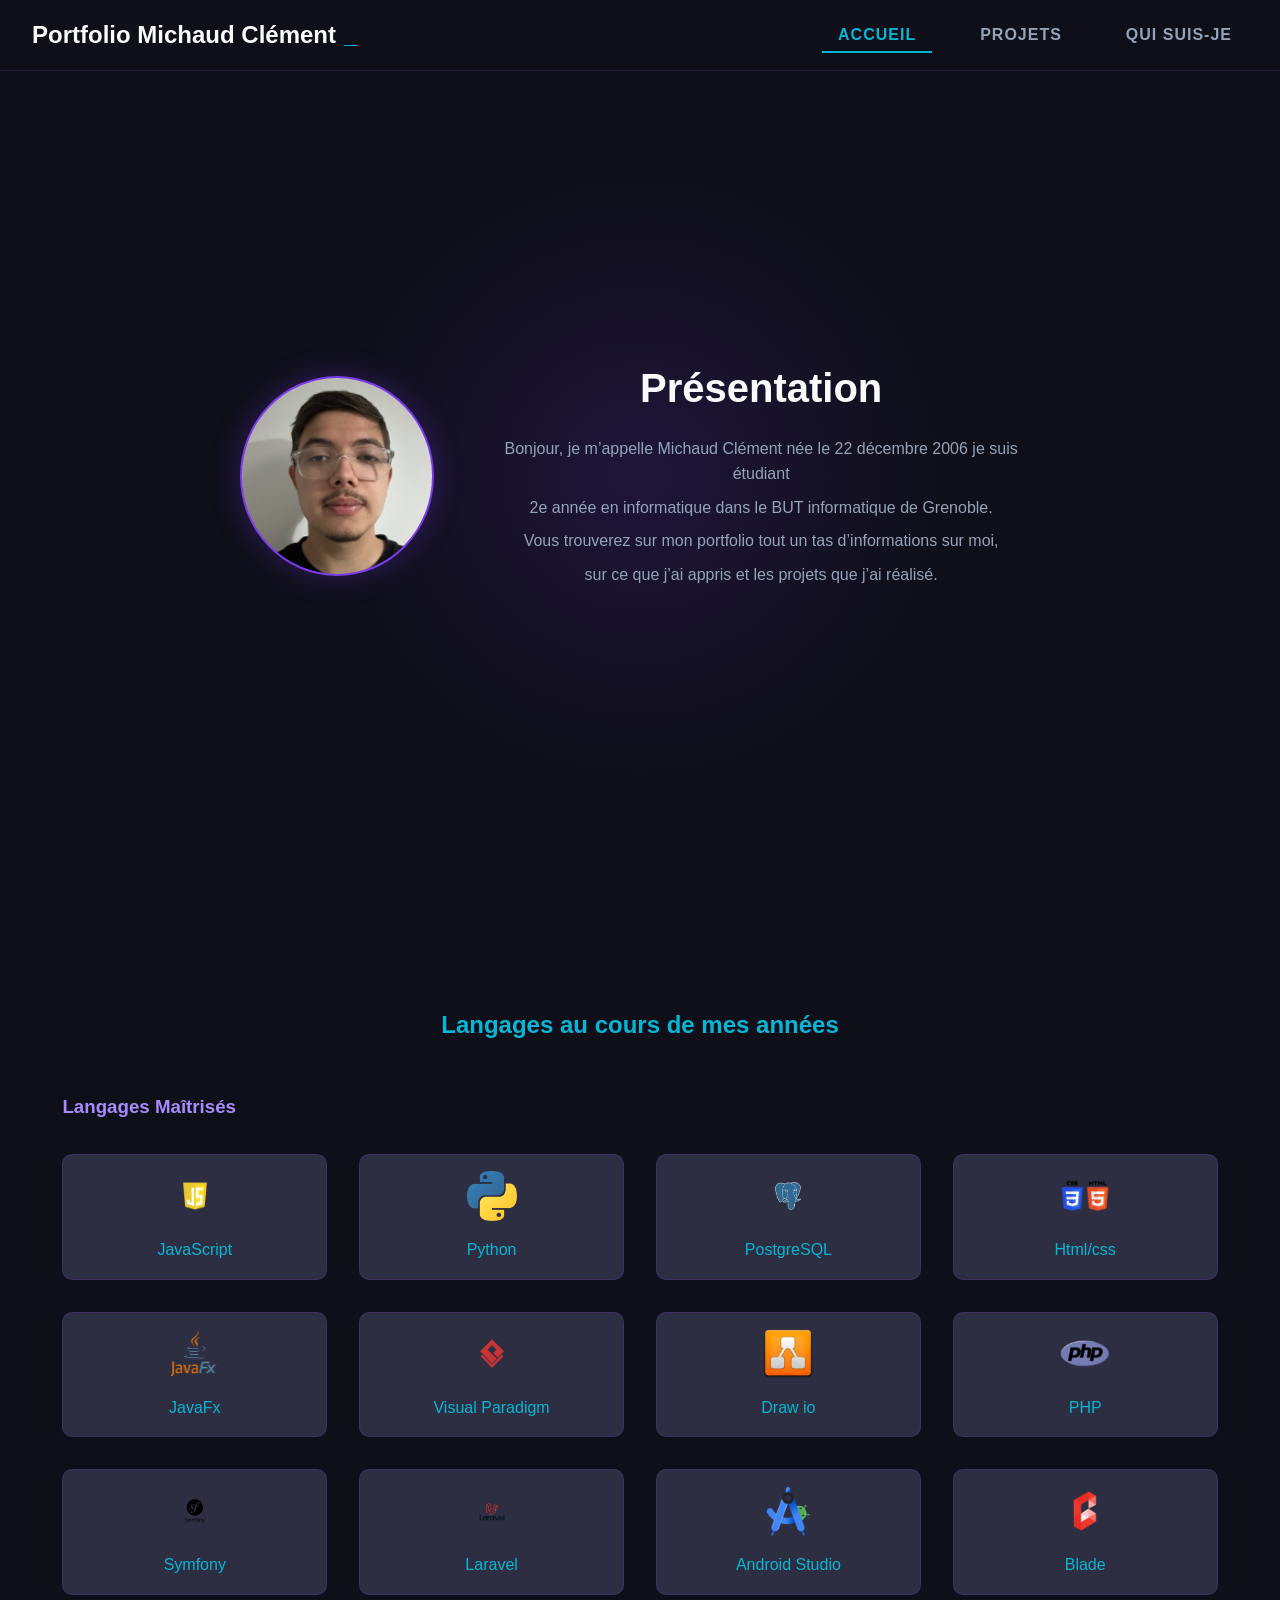
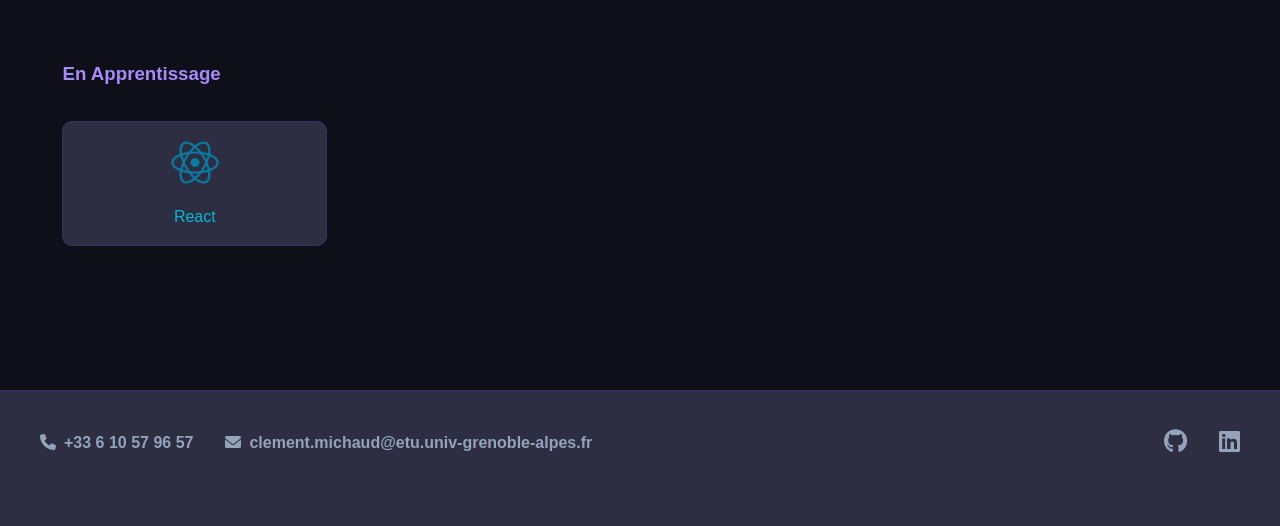
<file: index.html>
<!DOCTYPE html>
<html lang="fr">
<head>
    <meta charset="UTF-8">
    <meta name="viewport" content="width=device-width, initial-scale=1.0">
    <title>Accueil</title>
    <link rel="stylesheet" href="styles.css">
    <link rel="stylesheet" href="https://cdnjs.cloudflare.com/ajax/libs/font-awesome/6.0.0/css/all.min.css">
</head>
<body>
    <nav class="navbar">
        <div class="nav-brand">
            <span>Portfolio Michaud Clément</span>
        </div>
        <ul class="nav-links">
            <li><a href="index.html" class="active">Accueil</a></li>
            <li><a href="projets.html">Projets</a></li>
            <li><a href="qui-suis-je.html">Qui suis-je</a></li>
        </ul>
    </nav>

    <div class="page-section-indicator">
        <div class="section-active">Présentation</div>
    </div>

    <section class="hero">
        <div class="hero-content">
            <div class="profile-section">
                <div class="profile-photo" style="background-image: url('images/moi.png')"></div>
                <div class="profile-info">
                    <h1>Présentation</h1>
                    <p>Bonjour, je m’appelle Michaud Clément née le 22 décembre 2006 je suis étudiant</p>
                    <p> 2e année en informatique dans le BUT informatique de Grenoble. </p> 
                    <p>Vous trouverez sur mon portfolio tout un tas d’informations sur moi,</p> 
                    <p>sur ce que j’ai appris et les projets que j’ai réalisé.</p>
                </div>
            </div>
        </div>
    </section>

    <section class="skills-section">
        <h2>Langages au cours de mes années </h2>
        <div class="skills-container">
            <div class="skills-category">
                <h3>Langages Maîtrisés</h3>
                <div class="skills-grid">
                    <div class="skill-item">
                        <img src="images/JavaScript-Emblem.png" alt="JavaScript">
                        <span>JavaScript</span>
                    </div>
                    <div class="skill-item">
                        <img src="images/python-logo.png" alt="Python">
                        <span>Python</span>
                    </div>
                    <div class="skill-item">
                        <img src="images/postgresql.png" alt="PostgreSQL">
                        <span>PostgreSQL</span>
                    </div>
                    <div class="skill-item">
                        <img src="images/hmtl.png" alt="Html/css">
                        <span>Html/css</span>
                    </div>
                    <div class="skill-item">
                        <img src="images/javafx.png" alt="JavaFx">
                        <span>JavaFx</span>
                    </div>
                    <div class="skill-item">
                        <img src="images/visual_paradigm.png" alt="Visual Paradigm">
                        <span>Visual Paradigm</span>
                    </div>
                    <div class="skill-item">
                        <img src="images/drawio-icon-512x506-aysi61g6.png" alt="Draw io">
                        <span>Draw io</span>
                    </div>
                    <div class="skill-item">
                        <img src="images/php.png" alt="Draw io">
                        <span>PHP</span>
                    </div>
                    <div class="skill-item">
                        <img src="images/symfony.png" alt="Draw io">
                        <span>Symfony</span>
                    </div>
                    <div class="skill-item">
                        <img src="images/laravel.png" alt="Draw io">
                        <span>Laravel</span>
                    </div>
                    <div class="skill-item">
                        <img src="images/android_studio.png" alt="Draw io">
                        <span>Android Studio</span>
                    </div>
                    <div class="skill-item">
                        <img src="images/Blade.png" alt="Draw io">
                        <span>Blade</span>
                    </div>
                </div>
            </div>

            <div class="skills-category">
                <h3>En Apprentissage</h3>
                <div class="skills-grid">
                    <div class="skill-item">
                        <img src="images/react.png" alt="Draw io">
                        <span>React</span>
                    </div>
                </div>
            </div>
        </div>
    </section>

    <footer>
        <div class="footer-content">
            <div class="contact-info">
                <a href="tel:+33123456789" class="contact-link">
                    <i class="fas fa-phone"></i>
                    <span>+33 6 10 57 96 57</span>
                </a>
                <a href="mailto:contact@example.com" class="contact-link">
                    <i class="fas fa-envelope"></i>
                    <span>clement.michaud@etu.univ-grenoble-alpes.fr</span>
                </a>
            </div>
            <div class="social-links">
                <a href="https://github.com/Clementmd13600" target="_blank">
                    <i class="fab fa-github"></i>
                </a>
                <a href="https://www.linkedin.com/in/cl%C3%A9ment-michaud-70b912414/" target="_blank">
                    <i class="fab fa-linkedin"></i>
                </a>
            </div>
        </div>
    </footer>
</body>
</html>
</file>
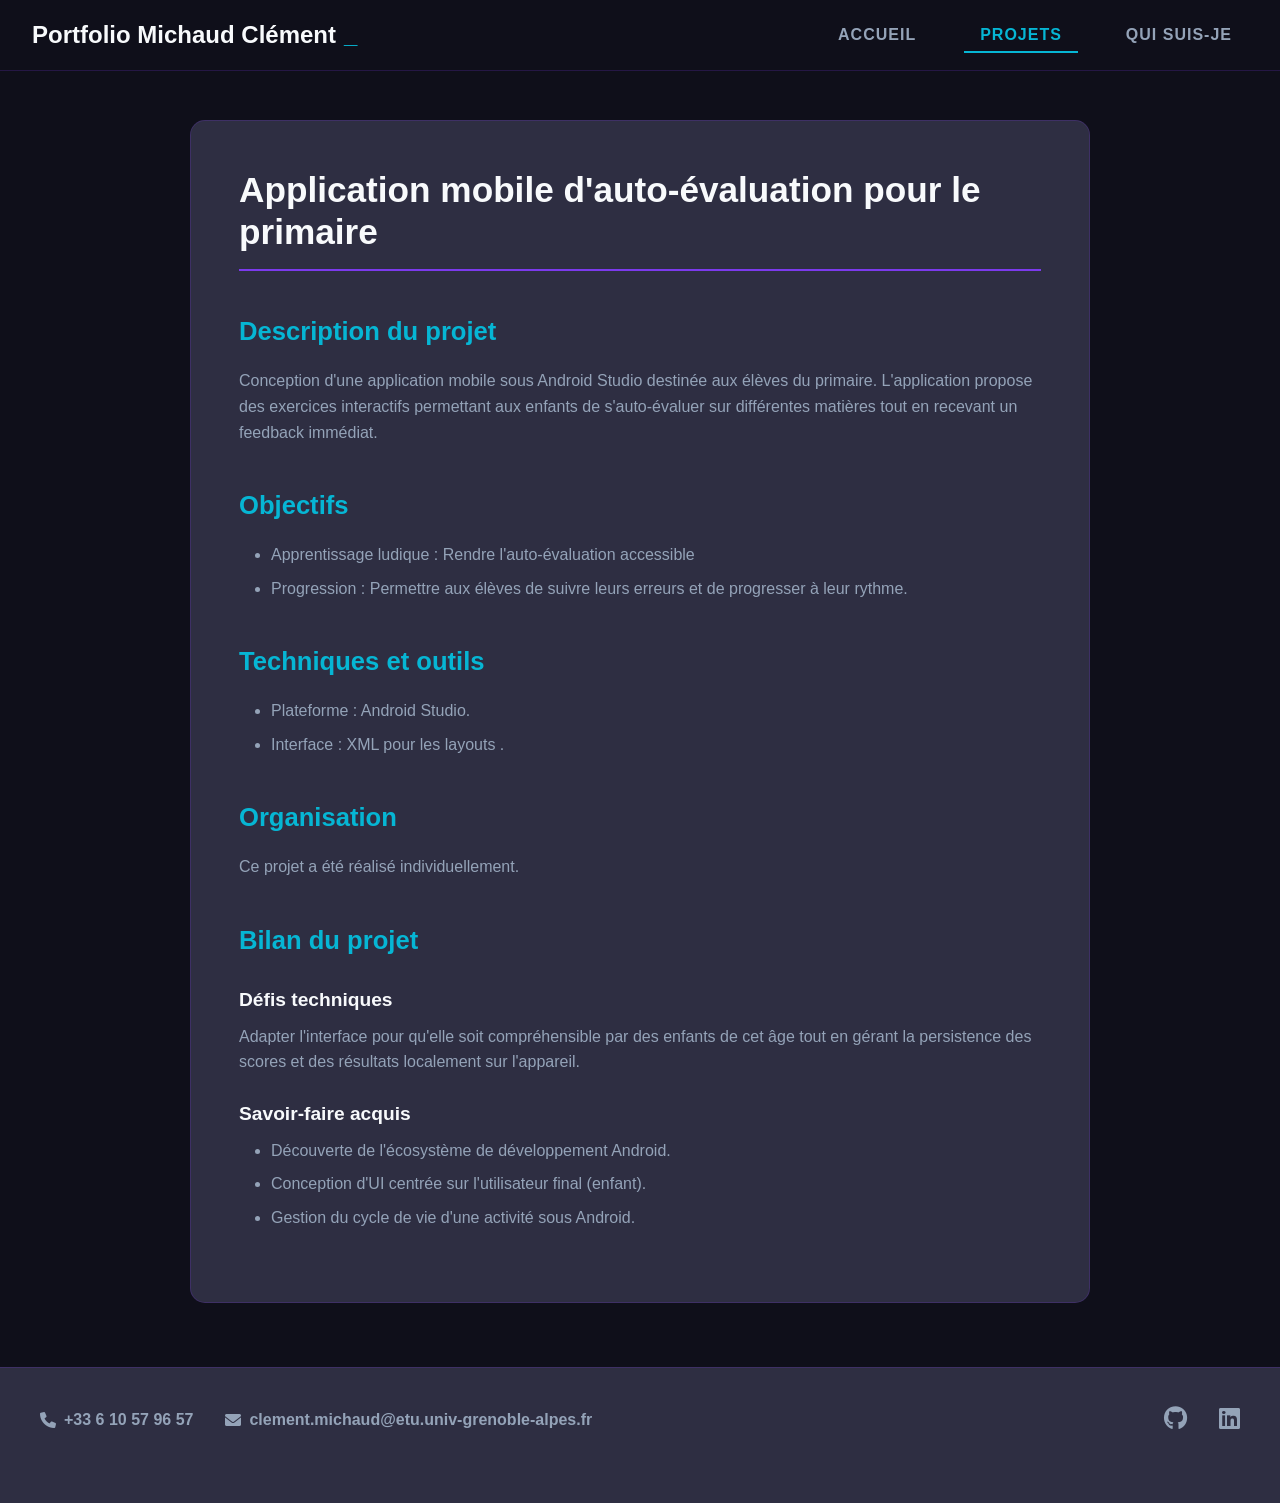
<file: projet-ecole.html>
<!DOCTYPE html>
<html lang="fr">
<head>
    <meta charset="UTF-8">
    <meta name="viewport" content="width=device-width, initial-scale=1.0">
    <title>Projet Appli Primaire - Portfolio Clément Michaud</title>
    <link rel="stylesheet" href="styles.css">
    <link rel="stylesheet" href="https://cdnjs.cloudflare.com/ajax/libs/font-awesome/6.0.0/css/all.min.css">
</head>
<body>

    <nav class="navbar">
        <div class="nav-brand">Portfolio Michaud Clément</div>
        <ul class="nav-links">
            <li><a href="index.html">Accueil</a></li>
            <li><a href="projets.html" class="active">Projets</a></li>
            <li><a href="qui-suis-je.html">Qui suis-je</a></li>
        </ul>
    </nav>

    <section class="project-detail-main">
        <div class="project-detail-wrapper">
            <h1 class="project-detail-title">Application mobile d'auto-évaluation pour le primaire</h1>
            
            <h2 class="project-section-title">Description du projet</h2>
            <p class="project-text">Conception d'une application mobile sous Android Studio destinée aux élèves du primaire. L'application propose des exercices interactifs permettant aux enfants de s'auto-évaluer sur différentes matières tout en recevant un feedback immédiat.</p>
            
            <h2 class="project-section-title">Objectifs</h2>
            <ul class="project-list">
                <li>Apprentissage ludique : Rendre l'auto-évaluation accessible</li>
                <li>Progression : Permettre aux élèves de suivre leurs erreurs et de progresser à leur rythme.</li>
            </ul>

            <h2 class="project-section-title">Techniques et outils</h2>
            <ul class="project-list">
                <li>Plateforme : Android Studio.</li>
                <li>Interface : XML pour les layouts .</li>
            </ul>

            <h2 class="project-section-title">Organisation</h2>
            <p class="project-text">Ce projet a été réalisé individuellement.</p>

            <h2 class="project-section-title">Bilan du projet</h2>
            <h3 class="project-sub-title">Défis techniques</h3>
            <p class="project-text">Adapter l'interface pour qu'elle soit compréhensible par des enfants de cet âge tout en gérant la persistence des scores et des résultats localement sur l'appareil.</p>
            
            <h3 class="project-sub-title">Savoir-faire acquis</h3>
            <ul class="project-list">
                <li>Découverte de l'écosystème de développement Android.</li>
                <li>Conception d'UI centrée sur l'utilisateur final (enfant).</li>
                <li>Gestion du cycle de vie d'une activité sous Android.</li>
            </ul>
        </div>
    </section>

    <footer>
        <div class="footer-content">
            <div class="contact-info">
                <a href="tel:+33123456789" class="contact-link">
                    <i class="fas fa-phone"></i>
                    <span>+33 6 10 57 96 57</span>
                </a>
                <a href="mailto:contact@example.com" class="contact-link">
                    <i class="fas fa-envelope"></i>
                    <span>clement.michaud@etu.univ-grenoble-alpes.fr</span>
                </a>
            </div>
            <div class="social-links">
                <a href="https://github.com/Clementmd13600" target="_blank">
                    <i class="fab fa-github"></i>
                </a>
                <a href="https://www.linkedin.com/in/cl%C3%A9ment-michaud-70b912414/" target="_blank">
                    <i class="fab fa-linkedin"></i>
                </a>
            </div>
        </div>
    </footer>
</body>
</html>
</file>
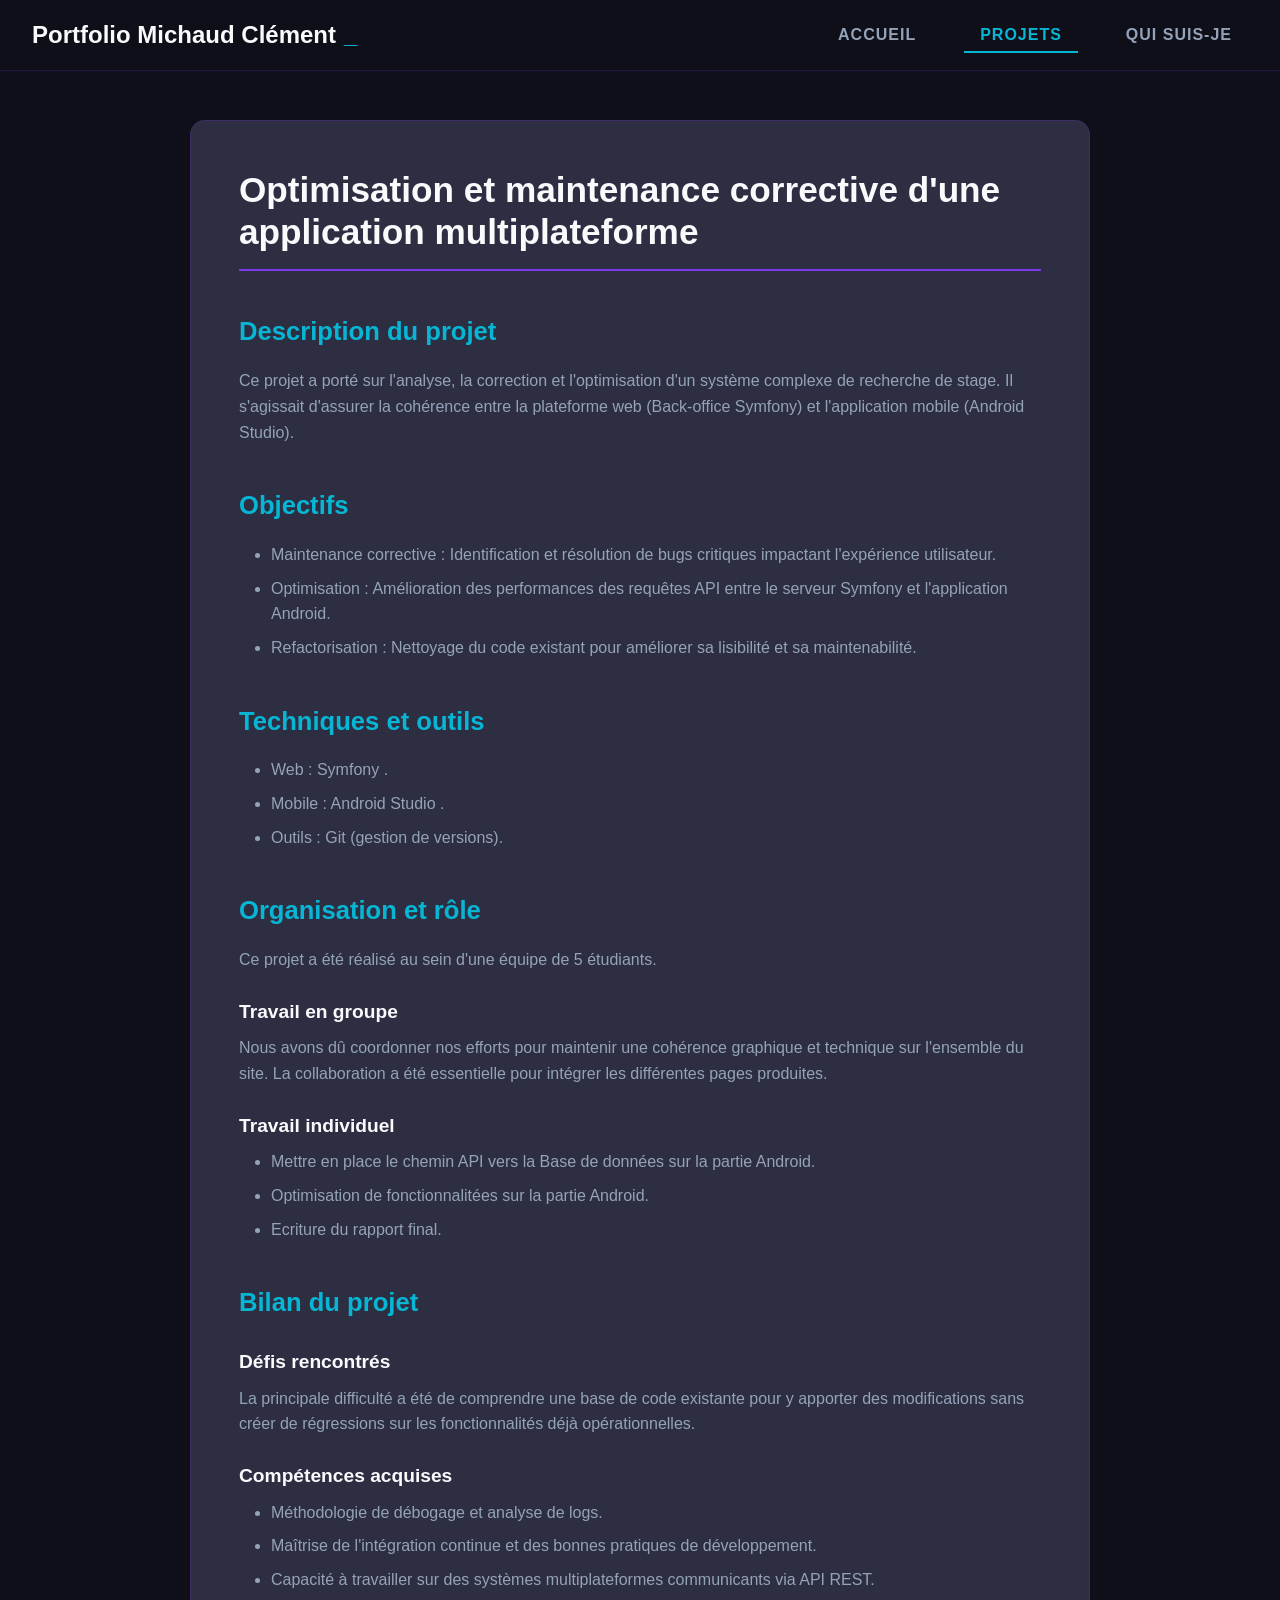
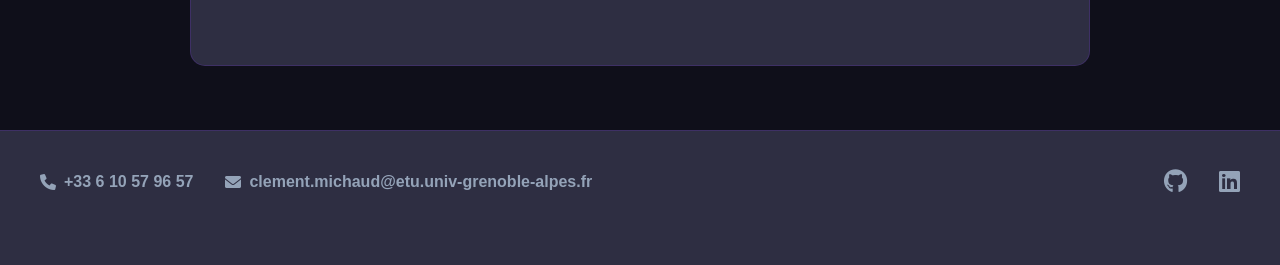
<file: projet-maintenance.html>
<!DOCTYPE html>
<html lang="fr">
<head>
    <meta charset="UTF-8">
    <meta name="viewport" content="width=device-width, initial-scale=1.0">
    <title>Projet Maintenance - Portfolio Clément Michaud</title>
    <link rel="stylesheet" href="styles.css">
    <link rel="stylesheet" href="https://cdnjs.cloudflare.com/ajax/libs/font-awesome/6.0.0/css/all.min.css">
</head>
<body>

    <nav class="navbar">
        <div class="nav-brand">Portfolio Michaud Clément</div>
        <ul class="nav-links">
            <li><a href="index.html">Accueil</a></li>
            <li><a href="projets.html" class="active">Projets</a></li>
            <li><a href="qui-suis-je.html">Qui suis-je</a></li>
        </ul>
    </nav>

    <section class="project-detail-main">
        <div class="project-detail-wrapper">
            <h1 class="project-detail-title">Optimisation et maintenance corrective d'une application multiplateforme</h1>
            
            <h2 class="project-section-title">Description du projet</h2>
            <p class="project-text">Ce projet a porté sur l'analyse, la correction et l'optimisation d'un système complexe de recherche de stage. Il s'agissait d'assurer la cohérence entre la plateforme web (Back-office Symfony) et l'application mobile (Android Studio).</p>
            
            <h2 class="project-section-title">Objectifs</h2>
            <ul class="project-list">
                <li>Maintenance corrective : Identification et résolution de bugs critiques impactant l'expérience utilisateur.</li>
                <li>Optimisation : Amélioration des performances des requêtes API entre le serveur Symfony et l'application Android.</li>
                <li>Refactorisation : Nettoyage du code existant pour améliorer sa lisibilité et sa maintenabilité.</li>
            </ul>

            <h2 class="project-section-title">Techniques et outils</h2>
            <ul class="project-list">
                <li>Web : Symfony .</li>
                <li>Mobile : Android Studio .</li>
                <li>Outils : Git (gestion de versions).</li>
            </ul>

            <h2 class="project-section-title">Organisation et rôle</h2>
            <p class="project-text">Ce projet a été réalisé au sein d'une équipe de 5 étudiants.</p>
            <h3 class="project-sub-title">Travail en groupe</h3>
            <p class="project-text">Nous avons dû coordonner nos efforts pour maintenir une cohérence graphique et technique sur l'ensemble du site. La collaboration a été essentielle pour intégrer les différentes pages produites.</p>
            <h3 class="project-sub-title">Travail individuel</h3>
            <ul class="project-list">
                <li>Mettre en place le chemin API vers la Base de données sur la partie Android.</li>
                <li>Optimisation de fonctionnalitées sur la partie Android.</li>
                <li>Ecriture du rapport final.</li>
            </ul>

            <h2 class="project-section-title">Bilan du projet</h2>
            <h3 class="project-sub-title">Défis rencontrés</h3>
            <p class="project-text">La principale difficulté a été de comprendre une base de code existante pour y apporter des modifications sans créer de régressions sur les fonctionnalités déjà opérationnelles.</p>
            
            <h3 class="project-sub-title">Compétences acquises</h3>
            <ul class="project-list">
                <li>Méthodologie de débogage et analyse de logs.</li>
                <li>Maîtrise de l'intégration continue et des bonnes pratiques de développement.</li>
                <li>Capacité à travailler sur des systèmes multiplateformes communicants via API REST.</li>
            </ul>
        </div>
    </section>

    <footer>
        <div class="footer-content">
            <div class="contact-info">
                <a href="tel:+33123456789" class="contact-link">
                    <i class="fas fa-phone"></i>
                    <span>+33 6 10 57 96 57</span>
                </a>
                <a href="mailto:contact@example.com" class="contact-link">
                    <i class="fas fa-envelope"></i>
                    <span>clement.michaud@etu.univ-grenoble-alpes.fr</span>
                </a>
            </div>
            <div class="social-links">
                <a href="https://github.com/Clementmd13600" target="_blank">
                    <i class="fab fa-github"></i>
                </a>
                <a href="https://www.linkedin.com/in/cl%C3%A9ment-michaud-70b912414/" target="_blank">
                    <i class="fab fa-linkedin"></i>
                </a>
            </div>
        </div>
    </footer>
</body>
</html>
</file>
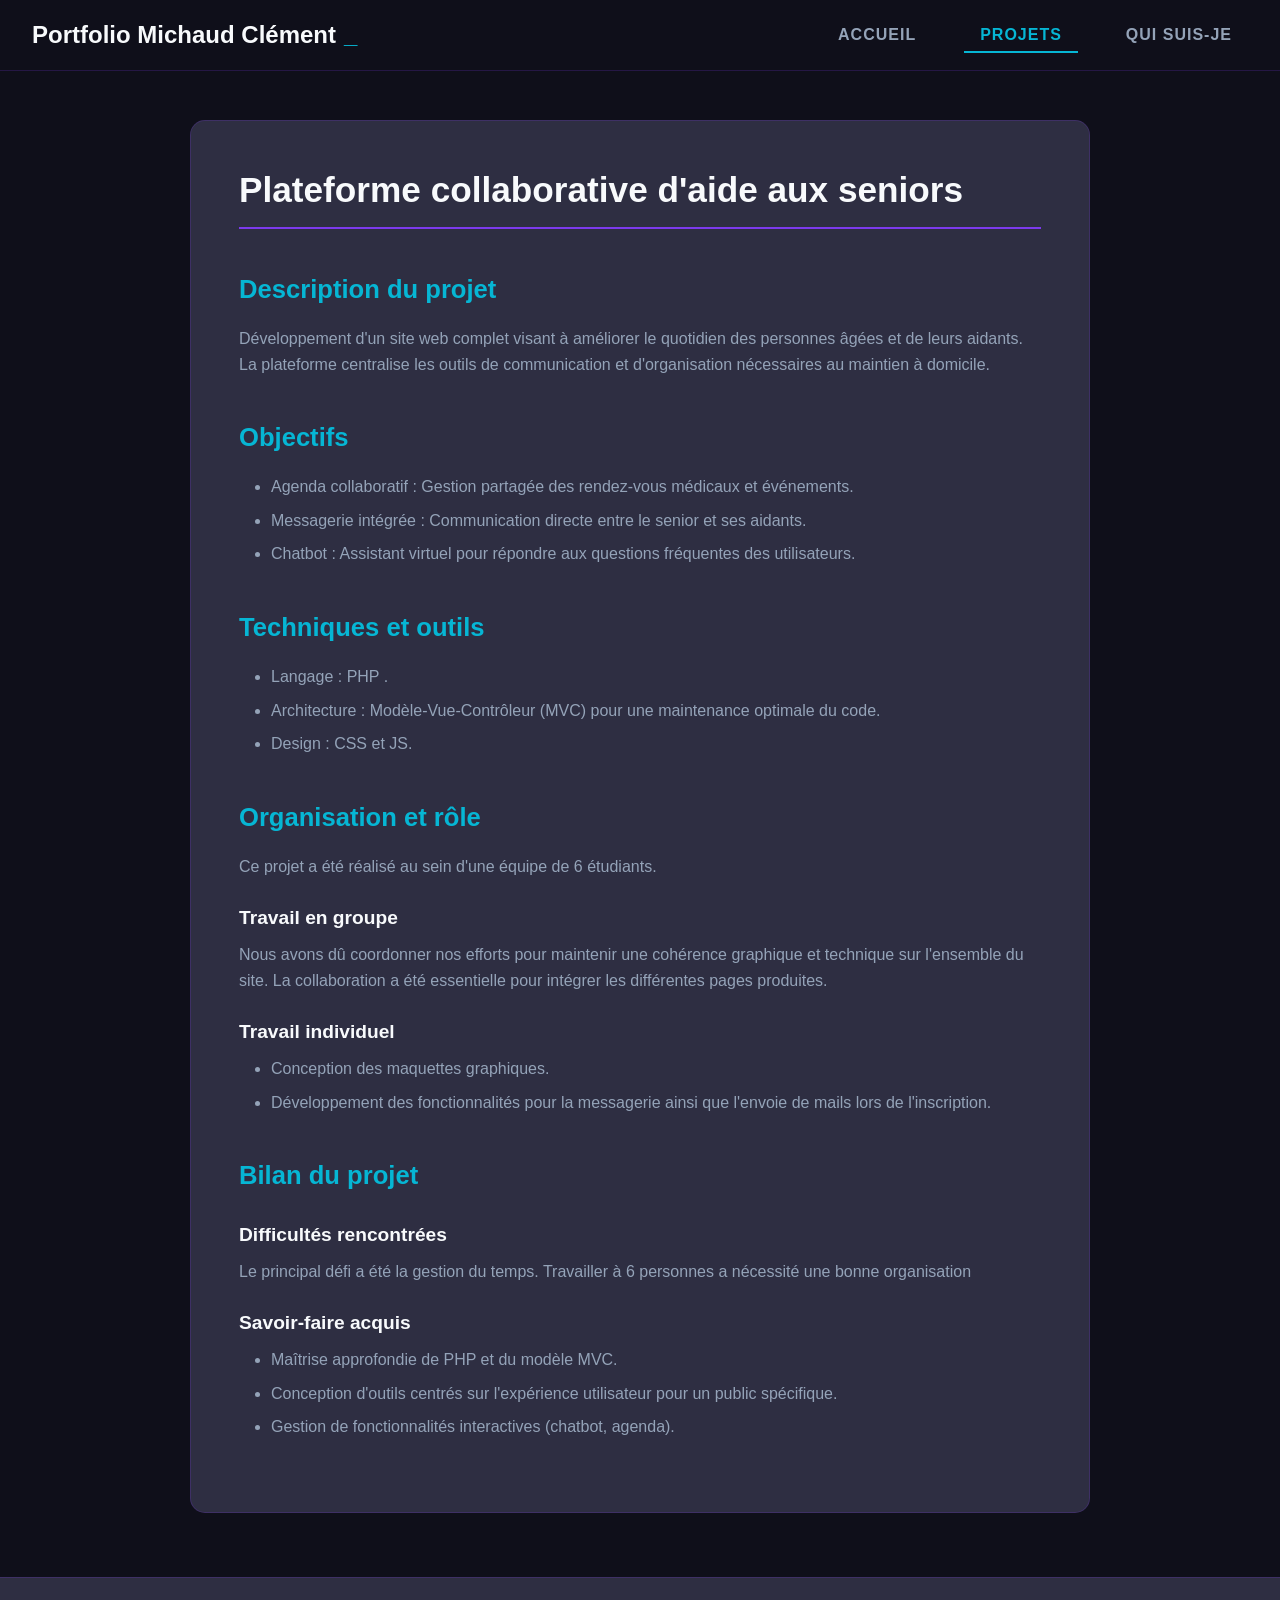
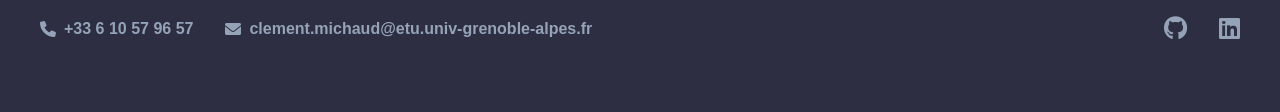
<file: projet-senior.html>
<!DOCTYPE html>
<html lang="fr">
<head>
    <meta charset="UTF-8">
    <meta name="viewport" content="width=device-width, initial-scale=1.0">
    <title>Projet Aide aux Seniors - Portfolio Clément Michaud</title>
    <link rel="stylesheet" href="styles.css">
    <link rel="stylesheet" href="https://cdnjs.cloudflare.com/ajax/libs/font-awesome/6.0.0/css/all.min.css">
</head>
<body>

    <nav class="navbar">
        <div class="nav-brand">Portfolio Michaud Clément</div>
        <ul class="nav-links">
            <li><a href="index.html">Accueil</a></li>
            <li><a href="projets.html" class="active">Projets</a></li>
            <li><a href="qui-suis-je.html">Qui suis-je</a></li>
        </ul>
    </nav>

    <section class="project-detail-main">
        <div class="project-detail-wrapper">
            <h1 class="project-detail-title">Plateforme collaborative d'aide aux seniors</h1>
            
            <h2 class="project-section-title">Description du projet</h2>
            <p class="project-text">Développement d'un site web complet visant à améliorer le quotidien des personnes âgées et de leurs aidants. La plateforme centralise les outils de communication et d'organisation nécessaires au maintien à domicile.</p>
            
            <h2 class="project-section-title">Objectifs</h2>
            <ul class="project-list">
                <li>Agenda collaboratif : Gestion partagée des rendez-vous médicaux et événements.</li>
                <li>Messagerie intégrée : Communication directe entre le senior et ses aidants.</li>
                <li>Chatbot : Assistant virtuel pour répondre aux questions fréquentes des utilisateurs.</li>
            </ul>

            <h2 class="project-section-title">Techniques et outils</h2>
            <ul class="project-list">
                <li>Langage : PHP .</li>
                <li>Architecture : Modèle-Vue-Contrôleur (MVC) pour une maintenance optimale du code.</li>
                <li>Design : CSS et JS.</li>
            </ul>

            <h2 class="project-section-title">Organisation et rôle</h2>
            <p class="project-text">Ce projet a été réalisé au sein d'une équipe de 6 étudiants.</p>
            <h3 class="project-sub-title">Travail en groupe</h3>
            <p class="project-text">Nous avons dû coordonner nos efforts pour maintenir une cohérence graphique et technique sur l'ensemble du site. La collaboration a été essentielle pour intégrer les différentes pages produites.</p>
            <h3 class="project-sub-title">Travail individuel</h3>
            <ul class="project-list">
                <li>Conception des maquettes graphiques.</li>
                <li>Développement des fonctionnalités pour la messagerie ainsi que l'envoie de mails lors de l'inscription.</li>
            </ul>

            <h2 class="project-section-title">Bilan du projet</h2>
            <h3 class="project-sub-title">Difficultés rencontrées</h3>
            <p class="project-text">Le principal défi a été la gestion du temps. Travailler à 6 personnes a nécessité une bonne organisation</p>

            <h3 class="project-sub-title">Savoir-faire acquis</h3>
            <ul class="project-list">
                <li>Maîtrise approfondie de PHP et du modèle MVC.</li>
                <li>Conception d'outils centrés sur l'expérience utilisateur pour un public spécifique.</li>
                <li>Gestion de fonctionnalités interactives (chatbot, agenda).</li>
            </ul>
        </div>
    </section>

    <footer>
        <div class="footer-content">
            <div class="contact-info">
                <a href="tel:+33123456789" class="contact-link">
                    <i class="fas fa-phone"></i>
                    <span>+33 6 10 57 96 57</span>
                </a>
                <a href="mailto:contact@example.com" class="contact-link">
                    <i class="fas fa-envelope"></i>
                    <span>clement.michaud@etu.univ-grenoble-alpes.fr</span>
                </a>
            </div>
            <div class="social-links">
                <a href="https://github.com/Clementmd13600" target="_blank">
                    <i class="fab fa-github"></i>
                </a>
                <a href="https://www.linkedin.com/in/cl%C3%A9ment-michaud-70b912414/" target="_blank">
                    <i class="fab fa-linkedin"></i>
                </a>
            </div>
        </div>
    </footer>
</body>
</html>
</file>
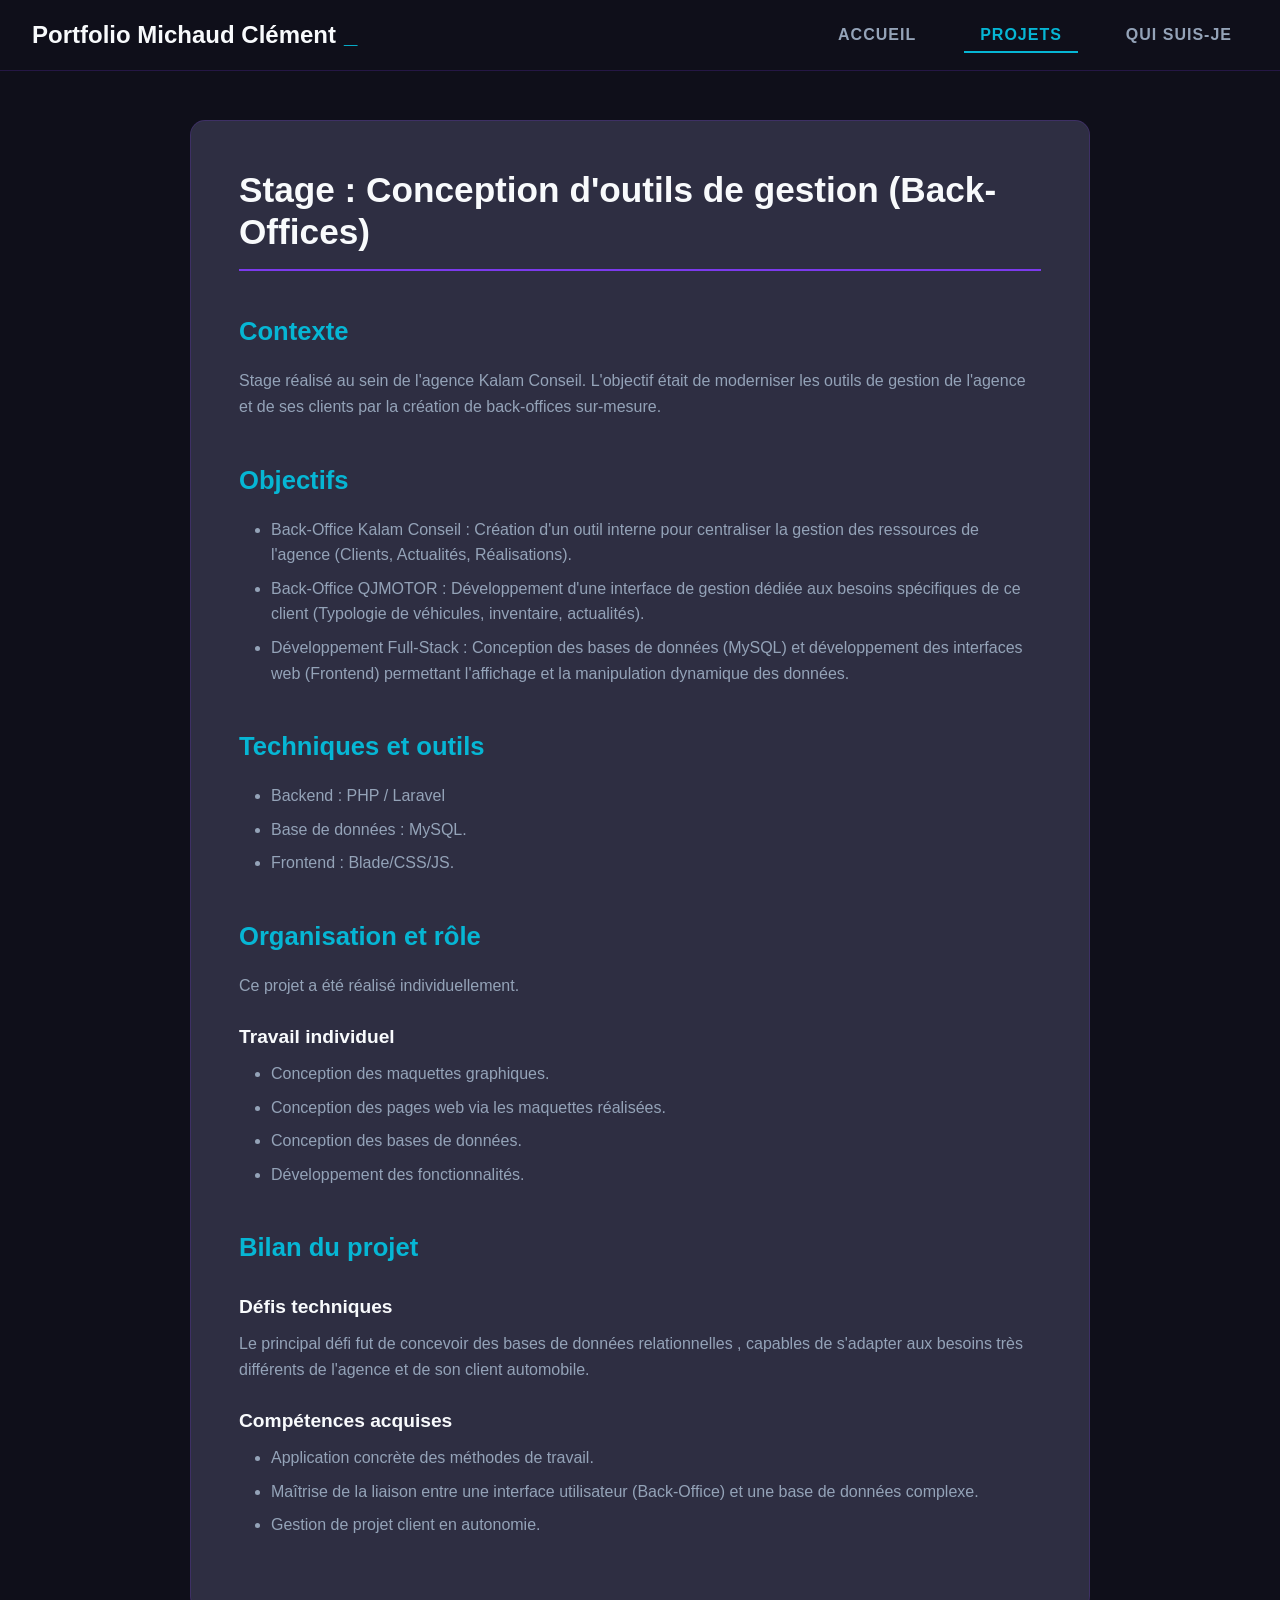
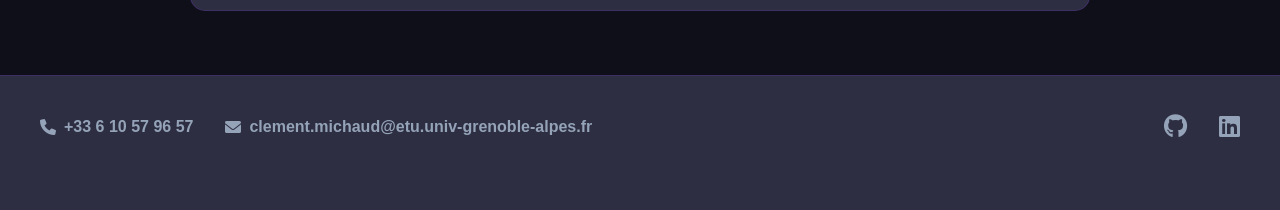
<file: projet-stage.html>
<!DOCTYPE html>
<html lang="fr">
<head>
    <meta charset="UTF-8">
    <title>Stage Kalam Conseil - Portfolio Clément Michaud</title>
    <link rel="stylesheet" href="styles.css">
    <link rel="stylesheet" href="https://cdnjs.cloudflare.com/ajax/libs/font-awesome/6.0.0/css/all.min.css">
</head>
<body>

    <nav class="navbar">
        <div class="nav-brand">Portfolio Michaud Clément</div>
        <ul class="nav-links">
            <li><a href="index.html">Accueil</a></li>
            <li><a href="projets.html" class="active">Projets</a></li>
            <li><a href="qui-suis-je.html">Qui suis-je</a></li>
        </ul>
    </nav>

    <section class="project-detail-main">
        <div class="project-detail-wrapper">
            <h1 class="project-detail-title">Stage : Conception d'outils de gestion (Back-Offices)</h1>
            
            <h2 class="project-section-title">Contexte</h2>
            <p class="project-text">Stage réalisé au sein de l'agence Kalam Conseil. L'objectif était de moderniser les outils de gestion de l'agence et de ses clients par la création de back-offices sur-mesure.</p>
            
            <h2 class="project-section-title">Objectifs</h2>
            <ul class="project-list">
                <li>Back-Office Kalam Conseil : Création d'un outil interne pour centraliser la gestion des ressources de l'agence (Clients, Actualités, Réalisations).</li>
                <li>Back-Office QJMOTOR : Développement d'une interface de gestion dédiée aux besoins spécifiques de ce client (Typologie de véhicules, inventaire, actualités).</li>
                <li>Développement Full-Stack : Conception des bases de données (MySQL) et développement des interfaces web (Frontend) permettant l'affichage et la manipulation dynamique des données.</li>
            </ul>

            <h2 class="project-section-title">Techniques et outils</h2>
            <ul class="project-list">
                <li>Backend : PHP / Laravel </li>
                <li>Base de données : MySQL.</li>
                <li>Frontend : Blade/CSS/JS.</li>
            </ul>

            <h2 class="project-section-title">Organisation et rôle</h2>
            <p class="project-text">Ce projet a été réalisé individuellement.</p>
            <h3 class="project-sub-title">Travail individuel</h3>
            <ul class="project-list">
                <li>Conception des maquettes graphiques.</li>
                <li>Conception des pages web via les maquettes réalisées.</li>
                <li>Conception des bases de données.</li>
                <li>Développement des fonctionnalités.</li>
            </ul>

            <h2 class="project-section-title">Bilan du projet</h2>
            <h3 class="project-sub-title">Défis techniques</h3>
            <p class="project-text">Le principal défi fut de concevoir des bases de données relationnelles , capables de s'adapter aux besoins très différents de l'agence et de son client automobile.</p>
            
            <h3 class="project-sub-title">Compétences acquises</h3>
            <ul class="project-list">
                <li>Application concrète des méthodes de travail.</li>
                <li>Maîtrise de la liaison entre une interface utilisateur (Back-Office) et une base de données complexe.</li>
                <li>Gestion de projet client en autonomie.</li>
            </ul>
        </div>
    </section>

    <footer>
        <div class="footer-content">
            <div class="contact-info">
                <a href="tel:+33123456789" class="contact-link">
                    <i class="fas fa-phone"></i>
                    <span>+33 6 10 57 96 57</span>
                </a>
                <a href="mailto:contact@example.com" class="contact-link">
                    <i class="fas fa-envelope"></i>
                    <span>clement.michaud@etu.univ-grenoble-alpes.fr</span>
                </a>
            </div>
            <div class="social-links">
                <a href="https://github.com/Clementmd13600" target="_blank">
                    <i class="fab fa-github"></i>
                </a>
                <a href="https://www.linkedin.com/in/cl%C3%A9ment-michaud-70b912414/" target="_blank">
                    <i class="fab fa-linkedin"></i>
                </a>
            </div>
        </div>
    </footer>
</body>
</html>
</file>
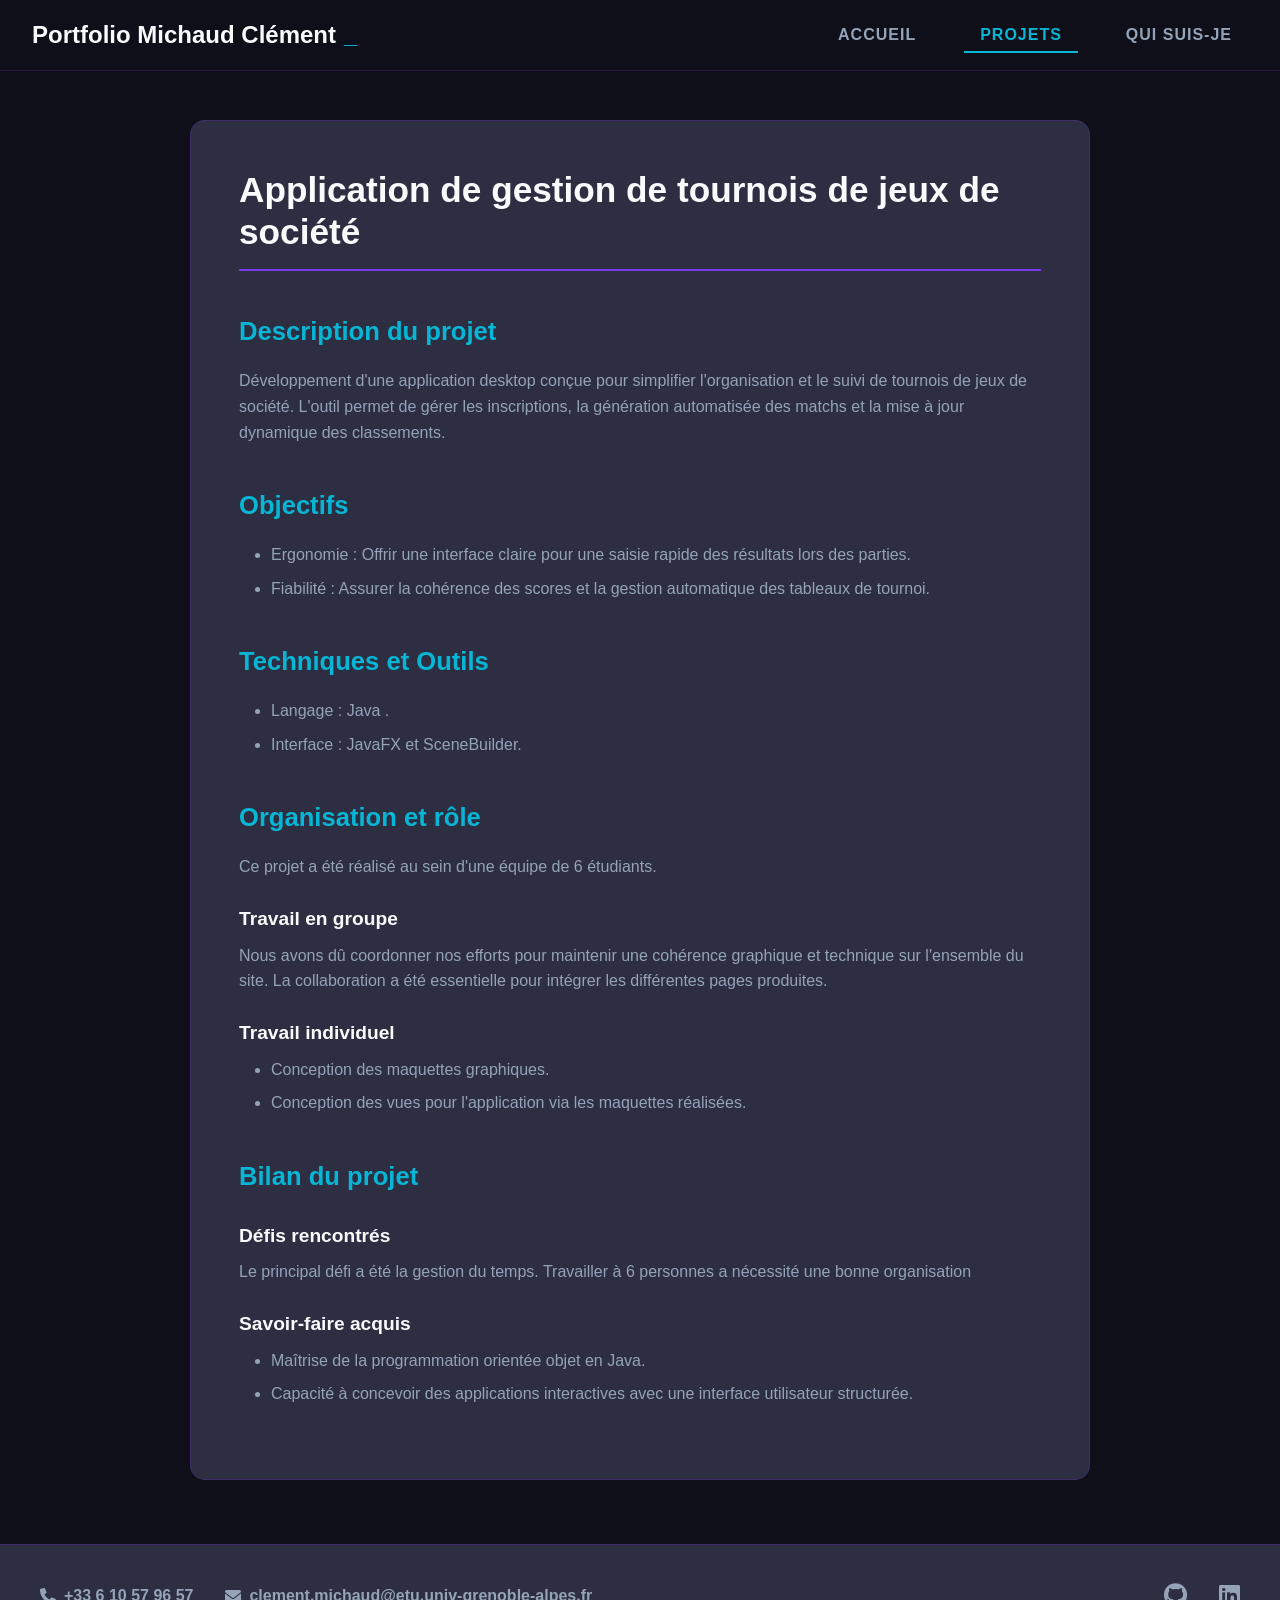
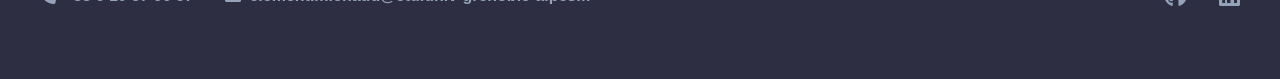
<file: projet-tournoi.html>
<!DOCTYPE html>
<html lang="fr">
<head>
    <meta charset="UTF-8">
    <meta name="viewport" content="width=device-width, initial-scale=1.0">
    <title>Gestionnaire de Tournois - Portfolio Clément Michaud</title>
    <link rel="stylesheet" href="styles.css">
    <link rel="stylesheet" href="https://cdnjs.cloudflare.com/ajax/libs/font-awesome/6.0.0/css/all.min.css">
</head>
<body>

    <nav class="navbar">
        <div class="nav-brand">Portfolio Michaud Clément</div>
        <ul class="nav-links">
            <li><a href="index.html">Accueil</a></li>
            <li><a href="projets.html" class="active">Projets</a></li>
            <li><a href="qui-suis-je.html">Qui suis-je</a></li>
        </ul>
    </nav>

    <section class="project-detail-main">
        <div class="project-detail-wrapper">
            <h1 class="project-detail-title">Application de gestion de tournois de jeux de société</h1>
            
            <h2 class="project-section-title">Description du projet</h2>
            <p class="project-text">Développement d'une application desktop conçue pour simplifier l'organisation et le suivi de tournois de jeux de société. L'outil permet de gérer les inscriptions, la génération automatisée des matchs et la mise à jour dynamique des classements.</p>
            
            <h2 class="project-section-title">Objectifs</h2>
            <ul class="project-list">
                <li>Ergonomie : Offrir une interface claire pour une saisie rapide des résultats lors des parties.</li>
                <li>Fiabilité : Assurer la cohérence des scores et la gestion automatique des tableaux de tournoi.</li>
            </ul>

            <h2 class="project-section-title">Techniques et Outils</h2>
            <ul class="project-list">
                <li>Langage : Java .</li>
                <li>Interface : JavaFX et SceneBuilder.</li>
            </ul>

            <h2 class="project-section-title">Organisation et rôle</h2>
            <p class="project-text">Ce projet a été réalisé au sein d'une équipe de 6 étudiants.</p>
            <h3 class="project-sub-title">Travail en groupe</h3>
            <p class="project-text">Nous avons dû coordonner nos efforts pour maintenir une cohérence graphique et technique sur l'ensemble du site. La collaboration a été essentielle pour intégrer les différentes pages produites.</p>
            <h3 class="project-sub-title">Travail individuel</h3>
            <ul class="project-list">
                <li>Conception des maquettes graphiques.</li>
                <li>Conception des vues pour l'application via les maquettes réalisées.</li>
            </ul>

            <h2 class="project-section-title">Bilan du projet</h2>
            <h3 class="project-sub-title">Défis rencontrés</h3>
            <p class="project-text">Le principal défi a été la gestion du temps. Travailler à 6 personnes a nécessité une bonne organisation</p>
            
            <h3 class="project-sub-title">Savoir-faire acquis</h3>
            <ul class="project-list">
                <li>Maîtrise de la programmation orientée objet en Java.</li>
                <li>Capacité à concevoir des applications interactives avec une interface utilisateur structurée.</li>
            </ul>
        </div>
    </section>

    <footer>
        <div class="footer-content">
            <div class="contact-info">
                <a href="tel:+33123456789" class="contact-link">
                    <i class="fas fa-phone"></i>
                    <span>+33 6 10 57 96 57</span>
                </a>
                <a href="mailto:contact@example.com" class="contact-link">
                    <i class="fas fa-envelope"></i>
                    <span>clement.michaud@etu.univ-grenoble-alpes.fr</span>
                </a>
            </div>
            <div class="social-links">
                <a href="https://github.com/Clementmd13600" target="_blank">
                    <i class="fab fa-github"></i>
                </a>
                <a href="https://www.linkedin.com/in/cl%C3%A9ment-michaud-70b912414/" target="_blank">
                    <i class="fab fa-linkedin"></i>
                </a>
            </div>
        </div>
    </footer>
</body>
</html>
</file>
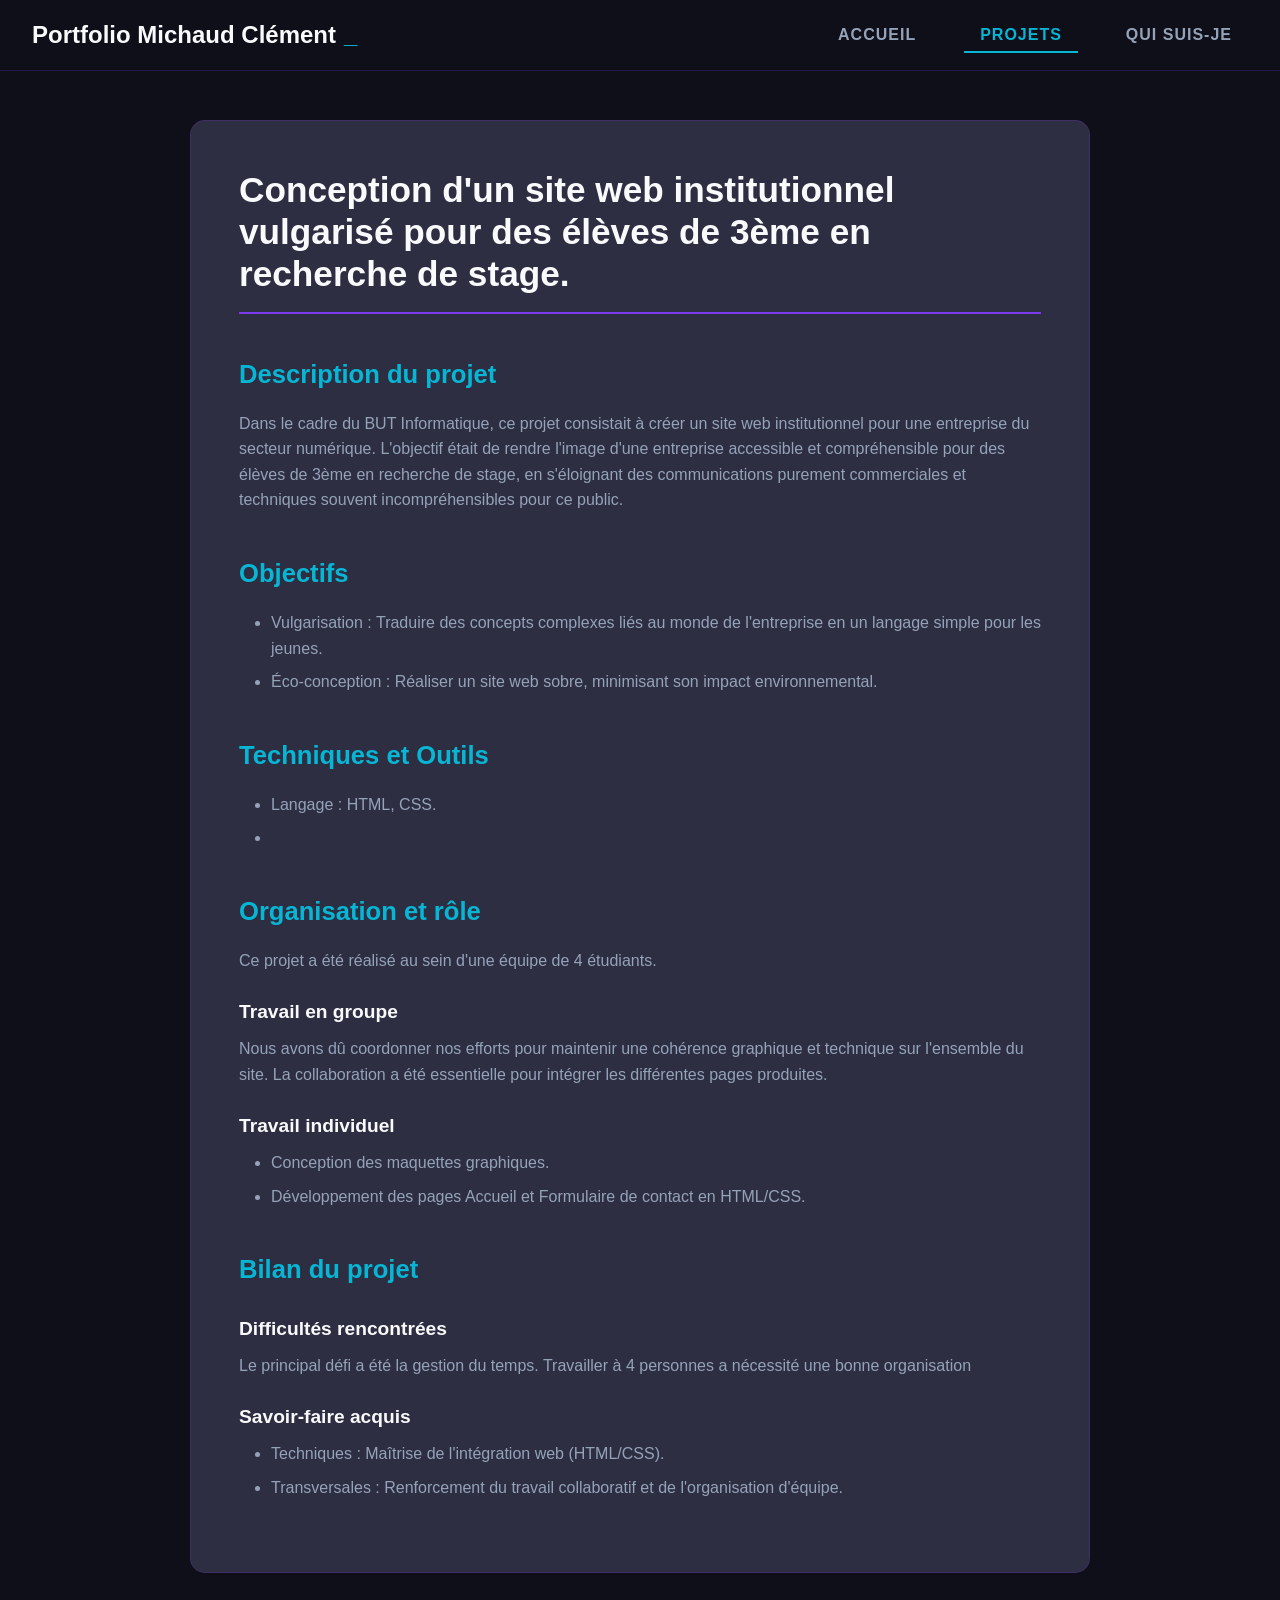
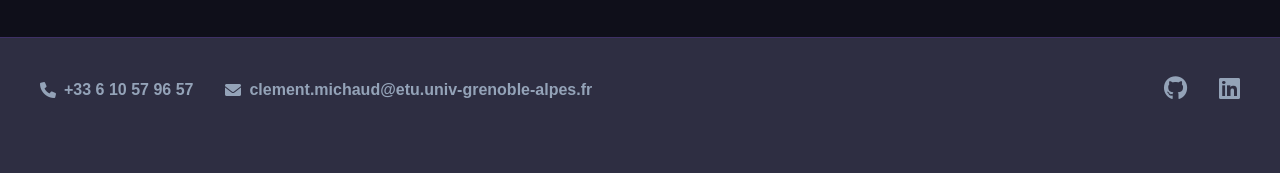
<file: projet-vulgarisation.html>
<!DOCTYPE html>
<html lang="fr">
<head>
    <meta charset="UTF-8">
    <meta name="viewport" content="width=device-width, initial-scale=1.0">
    <title>Projet Vulgarisation Web - Portfolio Clément Michaud</title>
    <link rel="stylesheet" href="styles.css">
    <link rel="stylesheet" href="https://cdnjs.cloudflare.com/ajax/libs/font-awesome/6.0.0/css/all.min.css">
</head>
<body>

    <nav class="navbar">
        <div class="nav-brand">Portfolio Michaud Clément</div>
        <ul class="nav-links">
            <li><a href="index.html">Accueil</a></li>
            <li><a href="projets.html" class="active">Projets</a></li>
            <li><a href="qui-suis-je.html">Qui suis-je</a></li>
        </ul>
    </nav>

    <section class="project-detail-main">
        <div class="project-detail-wrapper">
            <h1 class="project-detail-title">Conception d'un site web institutionnel vulgarisé pour des élèves de 3ème en recherche de stage.</h1>
            
            <h2 class="project-section-title">Description du projet</h2>
            <p class="project-text">Dans le cadre du BUT Informatique, ce projet consistait à créer un site web institutionnel pour une entreprise du secteur numérique. L'objectif était de rendre l'image d'une entreprise accessible et compréhensible pour des élèves de 3ème en recherche de stage, en s'éloignant des communications purement commerciales et techniques souvent incompréhensibles pour ce public.</p>

            <h2 class="project-section-title">Objectifs</h2>
            <ul class="project-list">
                <li>Vulgarisation : Traduire des concepts complexes liés au monde de l'entreprise en un langage simple pour les jeunes.</li>
                <li>Éco-conception : Réaliser un site web sobre, minimisant son impact environnemental.</li>
            </ul>

            <h2 class="project-section-title">Techniques et Outils</h2>
            <ul class="project-list">
                <li>Langage : HTML, CSS.</li>
                <li><Interface : Mise en place de maquettes avec Whimsical.</li>
            </ul>

            <h2 class="project-section-title">Organisation et rôle</h2>
            <p class="project-text">Ce projet a été réalisé au sein d'une équipe de 4 étudiants.</p>
            <h3 class="project-sub-title">Travail en groupe</h3>
            <p class="project-text">Nous avons dû coordonner nos efforts pour maintenir une cohérence graphique et technique sur l'ensemble du site. La collaboration a été essentielle pour intégrer les différentes pages produites.</p>
            <h3 class="project-sub-title">Travail individuel</h3>
            <ul class="project-list">
                <li>Conception des maquettes graphiques.</li>
                <li>Développement des pages Accueil et Formulaire de contact en HTML/CSS.</li>
            </ul>

            <h2 class="project-section-title">Bilan du projet</h2>
            <h3 class="project-sub-title">Difficultés rencontrées</h3>
            <p class="project-text">Le principal défi a été la gestion du temps. Travailler à 4 personnes a nécessité une bonne organisation</p>
            <h3 class="project-sub-title">Savoir-faire acquis</h3>
            <ul class="project-list">
                <li>Techniques : Maîtrise de l'intégration web (HTML/CSS).</li>
                <li>Transversales : Renforcement du travail collaboratif et de l'organisation d'équipe.</li>
            </ul>
        </div>
    </section>

    <footer>
        <div class="footer-content">
            <div class="contact-info">
                <a href="tel:+33123456789" class="contact-link">
                    <i class="fas fa-phone"></i>
                    <span>+33 6 10 57 96 57</span>
                </a>
                <a href="mailto:contact@example.com" class="contact-link">
                    <i class="fas fa-envelope"></i>
                    <span>clement.michaud@etu.univ-grenoble-alpes.fr</span>
                </a>
            </div>
            <div class="social-links">
                <a href="https://github.com/Clementmd13600" target="_blank">
                    <i class="fab fa-github"></i>
                </a>
                <a href="https://www.linkedin.com/in/cl%C3%A9ment-michaud-70b912414/" target="_blank">
                    <i class="fab fa-linkedin"></i>
                </a>
            </div>
        </div>
    </footer>
</body>
</html>
</file>
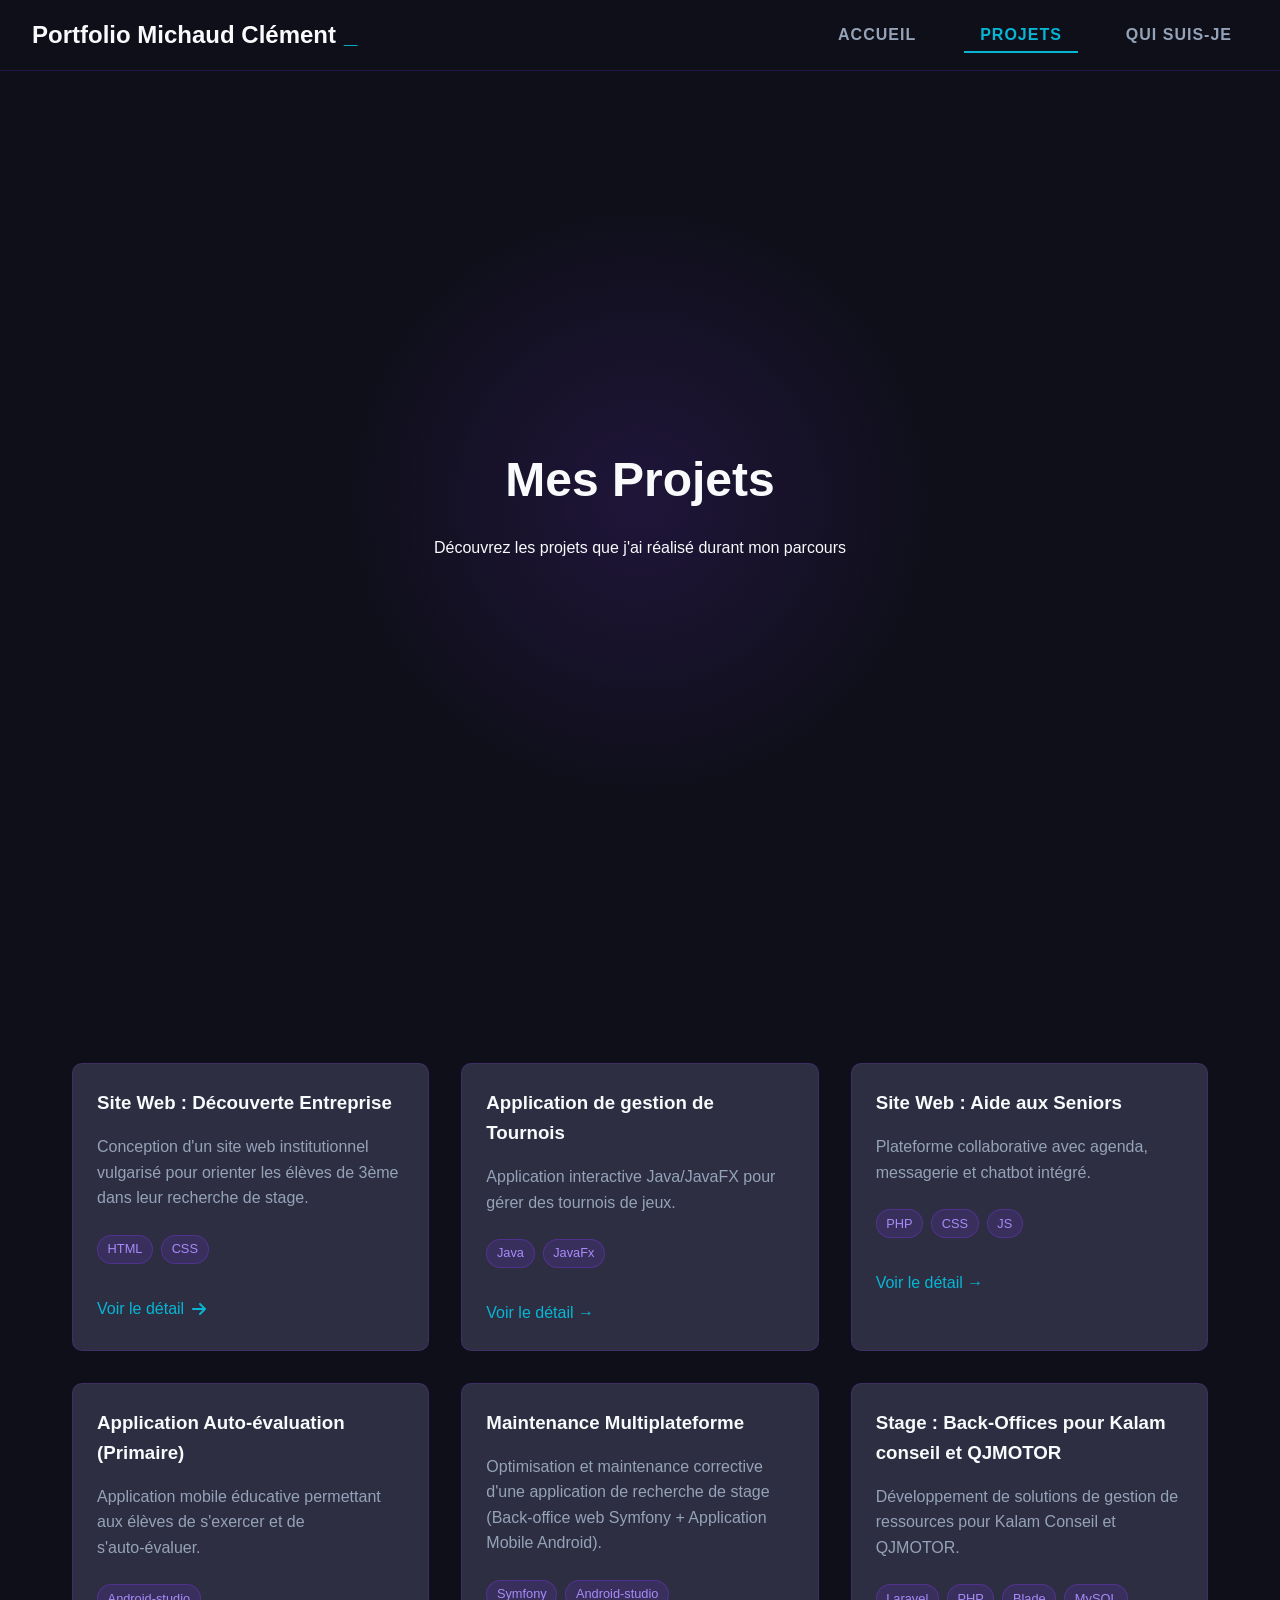
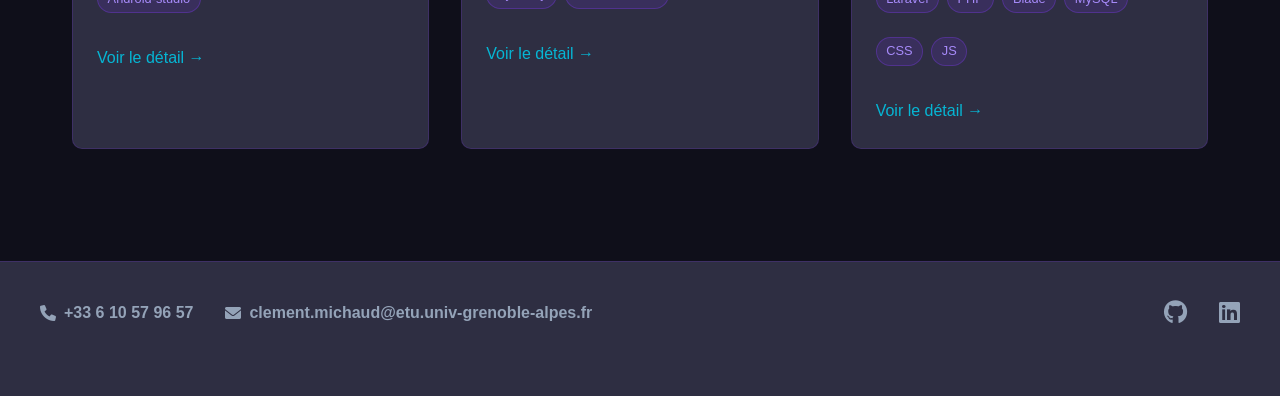
<file: projets.html>
<!DOCTYPE html>
<html lang="fr">
<head>
    <meta charset="UTF-8">
    <meta name="viewport" content="width=device-width, initial-scale=1.0">
    <title>Projets</title>
    <link rel="stylesheet" href="styles.css">
    <link rel="stylesheet" href="https://cdnjs.cloudflare.com/ajax/libs/font-awesome/6.0.0/css/all.min.css">
</head>
<body>
    <nav class="navbar">
        <div class="nav-brand">
            <span>Portfolio Michaud Clément</span>
        </div>
        <ul class="nav-links">
            <li><a href="index.html">Accueil</a></li>
            <li><a href="projets.html" class="active">Projets</a></li>
            <li><a href="qui-suis-je.html">Qui suis-je</a></li>
        </ul>
    </nav>

    <div class="page-section-indicator">
        <div class="section-indicator">
            <div class="section-indicator-item active" data-section="presentation">Présentation</div>
            <div class="section-indicator-item" data-section="projets">Projets</div>
        </div>
    </div>

    <section class="hero">
        <div class="hero-content">
            <h1>Mes Projets</h1>
            <p>Découvrez les projets que j'ai réalisé durant mon parcours</p>
        </div>
    </section>

    <section class="projects-section">
        <div class="project-grid">
            <div class="project-card">
                <div class="project-content">
                    <h3>Site Web : Découverte Entreprise</h3>
                    <p>Conception d'un site web institutionnel vulgarisé pour orienter les élèves de 3ème dans leur recherche de stage.</p>
                    <div class="project-tech">
                        <span>HTML</span>
                        <span>CSS</span>
                    </div>
                    <a href="projet-vulgarisation.html" class="project-link">Voir le détail <i class="fas fa-arrow-right"></i></a>
                </div>
            </div>
            <div class="project-card">
                <div class="project-content">
                    <h3>Application de gestion de Tournois</h3>
                    <p>Application interactive Java/JavaFX pour gérer des tournois de jeux.</p>
                    <div class="project-tech">
                            <span>Java</span>
                            <span>JavaFx</span>
                        </div>
                    <a href="projet-tournoi.html" class="project-link">Voir le détail →</a>
                </div>
            </div>
            <div class="project-card">
                <div class="project-content">
                    <h3>Site Web : Aide aux Seniors</h3>
                    <p>Plateforme collaborative avec agenda, messagerie et chatbot intégré.</p>
                    <div class="project-tech">
                        <span>PHP</span>
                        <span>CSS</span>
                        <span>JS</span>
                    </div>
                    <a href="projet-senior.html" class="project-link">Voir le détail →</a>
                </div>
            </div>
            <div class="project-card">
                <div class="project-content">
                    <h3>Application Auto-évaluation (Primaire)</h3>
                    <p>Application mobile éducative permettant aux élèves de s'exercer et de s'auto-évaluer.</p>
                    <div class="project-tech">
                        <span>Android-studio</span>
                    </div>
                    <a href="projet-ecole.html" class="project-link">Voir le détail →</a>
                </div>
            </div>
            <div class="project-card">
                <div class="project-content">
                    <h3>Maintenance Multiplateforme</h3>
                    <p>Optimisation et maintenance corrective d'une application de recherche de stage (Back-office web Symfony + Application Mobile Android).</p>
                    <div class="project-tech">
                        <span>Symfony</span>
                        <span>Android-studio</span>
                    </div>
                    <a href="projet-maintenance.html" class="project-link">Voir le détail →</a>
                </div>
            </div>
            <div class="project-card">
                <div class="project-content">
                    <h3>Stage : Back-Offices pour Kalam conseil et QJMOTOR</h3>
                    <p>Développement de solutions de gestion de ressources pour Kalam Conseil et QJMOTOR.</p>
                    <div class="project-tech">
                        <span>Laravel</span>
                        <span>PHP</span>
                        <span>Blade</span>
                        <span>MySQL</span>
                        <span>CSS</span>
                        <span>JS</span>
                    </div>
                    <a href="projet-stage.html" class="project-link">Voir le détail →</a>
                </div>
            </div>
        </div>
    </section>

    <footer>
        <div class="footer-content">
            <div class="contact-info">
                <a href="tel:+33123456789" class="contact-link">
                    <i class="fas fa-phone"></i>
                    <span>+33 6 10 57 96 57</span>
                </a>
                <a href="mailto:contact@example.com" class="contact-link">
                    <i class="fas fa-envelope"></i>
                    <span>clement.michaud@etu.univ-grenoble-alpes.fr</span>
                </a>
            </div>
            <div class="social-links">
                <a href="https://github.com/Clementmd13600" target="_blank">
                    <i class="fab fa-github"></i>
                </a>
                <a href="https://www.linkedin.com/in/cl%C3%A9ment-michaud-70b912414/" target="_blank">
                    <i class="fab fa-linkedin"></i>
                </a>
            </div>
        </div>
    </footer>
</body>
</html>
</file>
<file: styles.css>
:root {
    --dev-dark: #0F0F1A;
    --dev-surface: #2E2E42;
    --dev-surface-2: #3A3A52;
    --dev-purple: #7C3AED;
    --dev-purple-light: #A78BFA;
    --dev-cyan: #06B6D4;
    --dev-cyan-light: #67E8F9;
    --dev-green: #10B981;
    --dev-white: #F8FAFC;
    --dev-muted: #94A3B8;
    --dev-border: rgba(124, 58, 237, 0.2);
    --dev-border-cyan: rgba(6, 182, 212, 0.2);
}

* {
    margin: 0;
    padding: 0;
    box-sizing: border-box;
}

body {
    font-family: 'Arial', sans-serif;
    line-height: 1.6;
    color: var(--dev-white);
    background-color: var(--dev-dark);
}

/* Navigation */
.navbar {
    background: var(--dev-dark);
    border-bottom: 1px solid var(--dev-border);
    padding: 1rem 2rem;
    display: flex;
    justify-content: space-between;
    align-items: center;
    position: fixed;
    width: 100%;
    top: 0;
    z-index: 1000;
    transition: background 0.4s ease;
}

.nav-brand {
    color: var(--dev-white);
    font-size: 1.5rem;
    display: flex;
    align-items: center;
    gap: 0.5rem;
    font-weight: bold;
}

.nav-brand::after {
    content: '_';
    color: var(--dev-cyan);
    animation: blink 1.2s step-end infinite;
}

@keyframes blink {
    0%, 100% { opacity: 1; }
    50% { opacity: 0; }
}

.nav-links {
    display: flex;
    gap: 2rem;
    list-style: none;
}

.nav-links a {
    color: var(--dev-muted);
    text-decoration: none;
    padding: 0.5rem 1rem;
    font-weight: bold;
    text-transform: uppercase;
    letter-spacing: 1px;
    transition: all 0.3s ease;
    position: relative;
}

.nav-links a:hover {
    color: var(--dev-cyan);
}

.nav-links a:hover::after {
    width: 100%;
    left: 0;
}

.nav-links a::after {
    content: '';
    position: absolute;
    width: 0;
    height: 2px;
    bottom: 0;
    left: 50%;
    background-color: var(--dev-cyan);
    transition: all 0.3s ease;
}

.nav-links a.active {
    color: var(--dev-cyan);
    border-bottom: 2px solid var(--dev-cyan);
}

/* Parcours Pro */
.parcours-section {
    padding: 5rem 2rem;
    background-color: var(--dev-dark);
}

.parcours-container {
    max-width: 1200px;
    margin: 0 auto;
    position: relative;
}

.timeline {
    position: relative;
    padding: 2rem 0;
}

.timeline-item {
    position: relative;
    padding: 2rem 0;
    display: flex;
    gap: 2rem;
}

.timeline-date {
    color: var(--dev-cyan);
    font-weight: bold;
    min-width: 100px;
    text-align: center;
}

.timeline-content {
    flex: 1;
}

.timeline-content p {
    color: var(--dev-muted);
    margin-bottom: 1rem;
}

/* Hero Section */
.hero {
    height: 100vh;
    background: var(--dev-dark);
    display: flex;
    align-items: center;
    justify-content: center;
    text-align: center;
    color: var(--dev-white);
    padding: 0 1rem;
    position: relative;
    overflow: hidden;
}

.hero::before {
    content: '';
    position: absolute;
    width: 600px;
    height: 600px;
    background: radial-gradient(circle, rgba(124, 58, 237, 0.15) 0%, transparent 70%);
    top: 50%;
    left: 50%;
    transform: translate(-50%, -50%);
    pointer-events: none;
}

.hero-content {
    max-width: 800px;
    position: relative;
    z-index: 1;
}

.hero-content h1 {
    font-size: 3rem;
    margin-bottom: 1rem;
    text-shadow: none;
}

/* Profile Section */
.profile-section {
    display: flex;
    align-items: center;
    justify-content: center;
    gap: 3rem;
    max-width: 1200px;
    margin: 0 auto;
}

.profile-photo {
    width: 200px;
    height: 200px;
    border-radius: 50%;
    border: 2px solid var(--dev-purple);
    box-shadow: 0 0 30px rgba(124, 58, 237, 0.3);
    background-size: cover;
    background-position: center;
}

.profile-info h1 {
    font-size: 2.5rem;
    color: var(--dev-white) !important;
    text-align: center;
    margin-bottom: 1rem;
}

.profile-info p {
    color: var(--dev-muted);
    margin-bottom: 0.5rem;
}

/* Skills Section */
.skills-container {
    width: 95%;
    max-width: 1400px;
    margin: 0 auto;
}

.skills-section {
    padding: 5rem 2rem;
    background-color: var(--dev-dark);
    max-width: none;
}

h2 {
    margin-bottom: 3rem;
    color: var(--dev-cyan);
    font-weight: bold;
}

.skills-section h2 {
    text-align: center;
    margin-bottom: 3rem;
    color: var(--dev-cyan);
    font-weight: bold;
}

.skills-category {
    margin-bottom: 4rem;
}

.skills-category h3 {
    color: var(--dev-purple-light);
    margin-bottom: 2rem;
}

.skills-grid {
    display: grid;
    grid-template-columns: repeat(4, 1fr);
    gap: 2rem;
    width: 100%;
}

.skill-item {
    display: flex;
    width: 100%;
    flex-direction: column;
    align-items: center;
    gap: 1rem;
    padding: 1rem;
    background: var(--dev-surface);
    border: 1px solid var(--dev-border);
    border-radius: 10px;
    transition: transform 0.3s ease, border-color 0.3s ease;
}

.skill-item:hover {
    transform: translateY(-5px);
    border-color: var(--dev-purple);
}

.skill-item img {
    width: 50px;
    height: 50px;
    object-fit: contain;
}

.skill-item span {
    color: var(--dev-cyan);
    font-weight: 500;
}

/* Projects Section */
.projects-section {
    padding: 5rem 2rem;
    background-color: var(--dev-dark);
    flex-wrap: wrap;
}

.project-grid {
    display: grid;
    grid-template-columns: repeat(auto-fit, minmax(300px, 1fr));
    gap: 2rem;
    max-width: 1200px;
    margin: 0 auto;
    padding: 2rem;
}

.project-card {
    background: var(--dev-surface);
    border-radius: 10px;
    overflow: hidden;
    border: 1px solid var(--dev-border);
    transition: transform 0.3s ease, border-color 0.3s ease;
}

.project-card:hover {
    transform: translateY(-5px);
    border-color: var(--dev-cyan);
}

.project-image {
    height: 200px;
    background-size: cover;
    background-position: center;
}

.project-content {
    padding: 1.5rem;
}

.project-content h2,
.project-content h3 {
    color: var(--dev-white);
    margin-bottom: 1rem;
    font-weight: bold;
}

.project-tech span {
    color: var(--dev-cyan);
    margin-bottom: 1rem;
    font-weight: bold;
}

.competences-section h2,
.interests-section h2,
.parcours-section h2 {
    color: var(--dev-cyan);
    margin-bottom: 1rem;
    font-weight: bold;
}

.project-content p {
    color: var(--dev-muted);
    margin-bottom: 1.5rem;
}

.project-tech {
    display: flex;
    gap: 0.5rem;
    flex-wrap: wrap;
    margin-bottom: 1rem;
}

.project-tech span {
    background-color: rgba(124, 58, 237, 0.15);
    color: var(--dev-purple-light);
    border: 1px solid rgba(124, 58, 237, 0.35);
    padding: 0.2rem 0.6rem;
    border-radius: 15px;
    font-size: 0.8rem;
    font-weight: normal;
}

.project-links {
    display: flex;
    gap: 1rem;
}

.project-link {
    color: var(--dev-cyan);
    text-decoration: none;
    display: flex;
    align-items: center;
    gap: 0.5rem;
    transition: color 0.3s ease;
}

.project-link:hover {
    color: var(--dev-white);
}

/* Interests Section */
.interests-section {
    padding: 5rem 2rem;
    background-color: var(--dev-surface);
}

.interests-grid {
    display: grid;
    grid-template-columns: repeat(auto-fit, minmax(250px, 1fr));
    gap: 2rem;
    max-width: 1200px;
    margin: 0 auto;
}

.interest-item {
    background: var(--dev-surface-2);
    padding: 2rem;
    text-align: center;
    border-radius: 10px;
    border: 1px solid var(--dev-border);
    transition: transform 0.3s ease, border-color 0.3s ease;
}

.interest-item:hover {
    transform: translateY(-5px);
    border-color: var(--dev-green);
}

.interest-item img {
    width: 80px;
    height: 80px;
    object-fit: cover;
    margin-bottom: 1rem;
}

.interest-item i {
    font-size: 2.5rem;
    color: var(--dev-green);
    margin-bottom: 1rem;
}

.interest-item h3 {
    color: var(--dev-green);
    margin-bottom: 0.5rem;
}

/* Competences Section */
.competences-section {
    padding: 5rem 2rem;
    background-color: var(--dev-dark);
}

.competences-grid {
    display: grid;
    grid-template-columns: repeat(auto-fit, minmax(250px, 1fr));
    gap: 2rem;
    max-width: 1200px;
    margin: 0 auto;
    padding: 2rem 0;
}

.competence-item {
    background: var(--dev-surface);
    padding: 1.5rem;
    border-radius: 10px;
    text-align: center;
    border: 1px solid var(--dev-border);
    transition: transform 0.3s ease, border-color 0.3s ease;
}

.competence-item:hover {
    transform: translateY(-5px);
    border-color: var(--dev-purple);
}

.competence-item img {
    width: 80px;
    height: 80px;
    object-fit: contain;
}

.competence-item h3 {
    color: var(--dev-white);
    margin-bottom: 0.5rem;
    font-size: 1.2rem;
    text-align: center;
}

.competence-item p {
    color: var(--dev-muted);
    margin: 0;
    font-size: 0.9rem;
    text-align: center;
    width: 100%;
    padding: 0 1rem;
}

/* About Me */
.about-me-section {
    padding: 4rem 2rem;
    background-color: var(--dev-surface);
}

.about-container {
    margin: 0 auto;
    background: var(--dev-surface-2);
    padding: 2rem;
    border-radius: 10px;
    border: 1px solid var(--dev-border);
}

.about-content {
    margin-top: 1.5rem;
    line-height: 2;
}

.about-content p {
    font-size: 1.1rem;
    color: var(--dev-muted);
    border-bottom: 1px solid var(--dev-border);
    padding-bottom: 0.5rem;
}

/* Timeline (detail) */
.timeline-container {
    position: relative;
    max-width: 800px;
    margin: 0 auto;
    padding: 20px 0;
}

.timeline-container::before {
    content: '';
    position: absolute;
    width: 2px;
    background: var(--dev-purple);
    left: 30px;
    top: 0;
    bottom: 0;
}

.timeline-item {
    position: relative;
    padding-left: 80px;
    margin-bottom: 30px;
}

.timeline-item::before {
    content: '';
    position: absolute;
    width: 12px;
    height: 12px;
    background: var(--dev-cyan);
    border-radius: 50%;
    left: 25px;
    top: 5px;
    box-shadow: 0 0 8px var(--dev-cyan);
}

.timeline-date {
    font-weight: bold;
    color: var(--dev-cyan);
    margin-bottom: 5px;
}

.timeline-content {
    background: var(--dev-surface);
    border: 1px solid var(--dev-border);
    padding: 15px;
    border-radius: 8px;
}

/* Footer */
footer {
    background-color: var(--dev-surface);
    border-top: 1px solid var(--dev-border);
    color: var(--dev-muted);
    text-align: center;
    padding: 2rem;
    font-weight: bold;
}

.footer-content {
    max-width: 1200px;
    margin: 0 auto;
    display: flex;
    justify-content: space-between;
    align-items: center;
    flex-wrap: wrap;
    gap: 2rem;
    padding-bottom: 2rem;
}

.contact-info {
    display: flex;
    gap: 2rem;
    align-items: center;
}

.contact-info a {
    color: var(--dev-muted);
    text-decoration: none;
    transition: color 0.3s ease;
}

.contact-info a:hover {
    color: var(--dev-cyan);
}

.contact-link {
    display: flex;
    align-items: center;
    gap: 0.5rem;
    color: var(--dev-muted);
    text-decoration: none;
    transition: color 0.3s ease;
}

.contact-link:hover {
    color: var(--dev-cyan);
}

.social-links {
    display: flex;
    gap: 2rem;
}

.social-links a {
    color: var(--dev-muted);
    font-size: 1.5rem;
    transition: color 0.3s ease;
}

.social-links a:hover {
    color: var(--dev-purple-light);
}

/* Project Detail Pages */
.project-detail-main {
    padding-top: 120px;
    padding-bottom: 4rem;
    background-color: var(--dev-dark);
    min-height: 100vh;
}

.project-detail-wrapper {
    max-width: 900px;
    margin: 0 auto;
    background: var(--dev-surface);
    padding: 3rem;
    border-radius: 15px;
    border: 1px solid var(--dev-border);
}

.project-detail-title {
    font-size: 2.2rem;
    color: var(--dev-white);
    margin-bottom: 2rem;
    line-height: 1.2;
    border-bottom: 2px solid var(--dev-purple);
    padding-bottom: 1rem;
}

.project-section-title {
    color: var(--dev-cyan);
    font-size: 1.6rem;
    margin: 2.5rem 0 1rem 0;
}

.project-sub-title {
    color: var(--dev-white);
    font-size: 1.2rem;
    margin: 1.5rem 0 0.5rem 0;
    font-weight: bold;
}

.project-text {
    margin-bottom: 1rem;
    color: var(--dev-muted);
}

.project-list {
    margin-left: 2rem;
    margin-bottom: 1.5rem;
}

.project-list li {
    margin-bottom: 0.5rem;
    color: var(--dev-muted);
}
</file>
